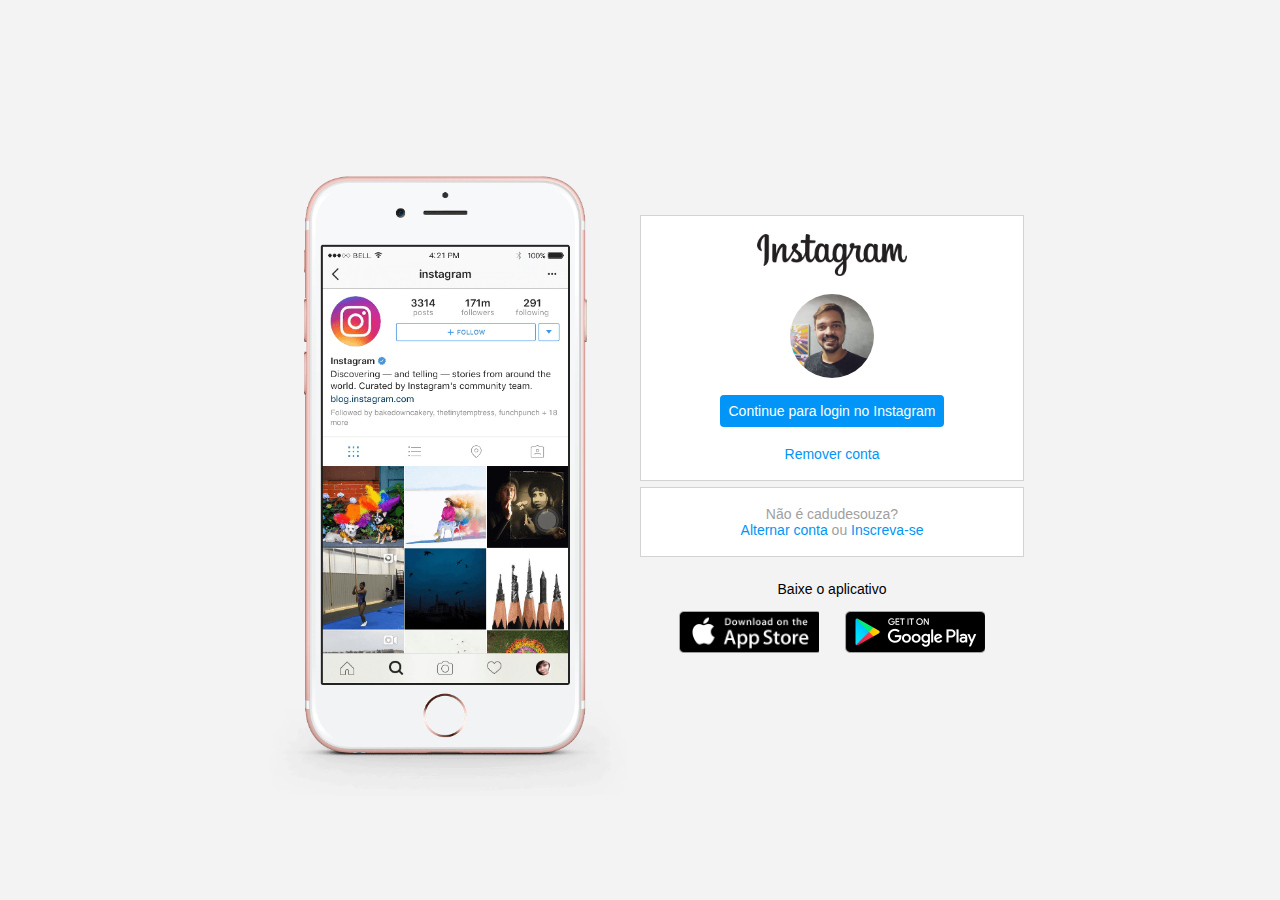
<file: Pagina-Instagram/index.html>
<!DOCTYPE html>
<html lang="pt">

	<head>
		<meta charset="utf-8">
		<meta name="viewport" content="width=device-width, initial-scales=1.0">
		<link rel="stylesheet" type="text/css" href="style.css">
		<title>Instagram</title>
	</head>

	<body>
		<div class="instagram-wrapper">
			<div class="instagram-phone">
				<img src="img/instagram-celular.png">
			</div>

			<div class="instagram-continue">

				<div class="group">
					<img src="img/instagram-logo.png" class="instagram-logo" alt="Instagram Logotipo">
					<div class="profile-photo">
						<img src="img/perfil-instagram.jpg" alt="Foto do Perfil">
					</div>
					<a href="#" class="instagram-login">Continue para login no Instagram</a>
					<a href="#" class="instagram-logout">Remover conta</a>
				</div>	

				<div class="group">
					<p class="not-account">Não é cadudesouza?</p>
					<p class="not-account"><a href="#"><span class="link-blue">Alternar conta</span></a>
					ou
					<a href="#"><span class="link-blue">Inscreva-se</span></a></p>
				</div>

				<div class="get-the-app">
					<p class="get-app">Baixe o aplicativo</p>
					<div class="download">
						<a href="#" class="app-download"></a>
						<a href="#" class="app-download"></a>
					</div>
				</div>

			</div>
		</div>
	</body>
</html>
</file>
<file: Pagina-Instagram/style.css>
* {
	padding: 0;
	margin: 0;
	box-sizing: border-box;
	text-decoration: none;
	font-family: sans-serif;
	font-size: 14px;
}

body {
	width: 100%;
	min-height: 100vh;
	background: rgb(243, 243, 243);
	margin: 0;
	padding: 0;
	display: flex;
	justify-content: center;
}

.instagram-wrapper {
	display: flex;
	align-items: center;
	justify-content: start;
	width: 60%;
	height: 100vh;
}

.instagram-phone {
	display: flex;
	align-items: center;
	justify-content: center;
	width: 50%;
}

.instagram-phone img {
	height: 50rem;
}

.instagram-continue{
	display: flex;
	align-items: center;
	justify-content: space-around;
	flex-direction: column;
	width: 50%;
	min-height: 34rem;
}

.group{
	display: flex;
	justify-content: space-between;
	align-items: center;
	flex-direction: column;
	background-color: #ffffff;
	width: 100%;
	padding: 1.3rem 0;
	border: 1px solid lightgray;
}

.group:nth-child(1){
	min-height: 19rem;
}

.instagram-logo{
	height: 3rem;
}

.profile-photo{
	display: flex;
	justify-items: center;
	align-items: center;
	border-radius: 50%;
	overflow: hidden;
}

.profile-photo img{
	height: 6rem;
}

.instagram-login{
	background-color: #0095f6;
	color: #ffffff;
	padding: 8px;
	border-radius: 4px;
}

.instagram-logout{
	color: #0095f6;
	margin-top: 1px;
}

.not-account{
	color: rgb(160,160,160);
}

.link-blue{
	color: #0095f6;
}

.get-the-app{
	display: flex;
	flex-direction: column;
	align-items: center;
	justify-content: center;
	width: 100%;
	padding: 1.3rem 0;
}

.download{
	display: flex;
	width: 100%;
	justify-content: space-evenly;
	align-items: center;
	padding: 1rem;
}

.app-download{
	height: 3rem;
	width: 10rem;
	background-size: cover;
}

.app-download:nth-child(1) {
    background-image: url('./img/apple-button.png');
}

.app-download:nth-child(2) {
    background-image: url('./img/googleplay-button.png');
}


/* media queries  */


@media (max-width: 1024px){
	.instagram-wrapper{
		width: 90%;
	}
}

@media (max-width:  650px){
	body{
		background-color: #ffffff;
	}

	.instagram-wrapper{
		width: 90%;
	}

	.instagram-phone{
		display: none;
	}

	.instagram-continue{
		width: 100%;
	}

	.group{
		border: 0;
	}
}
</file>
